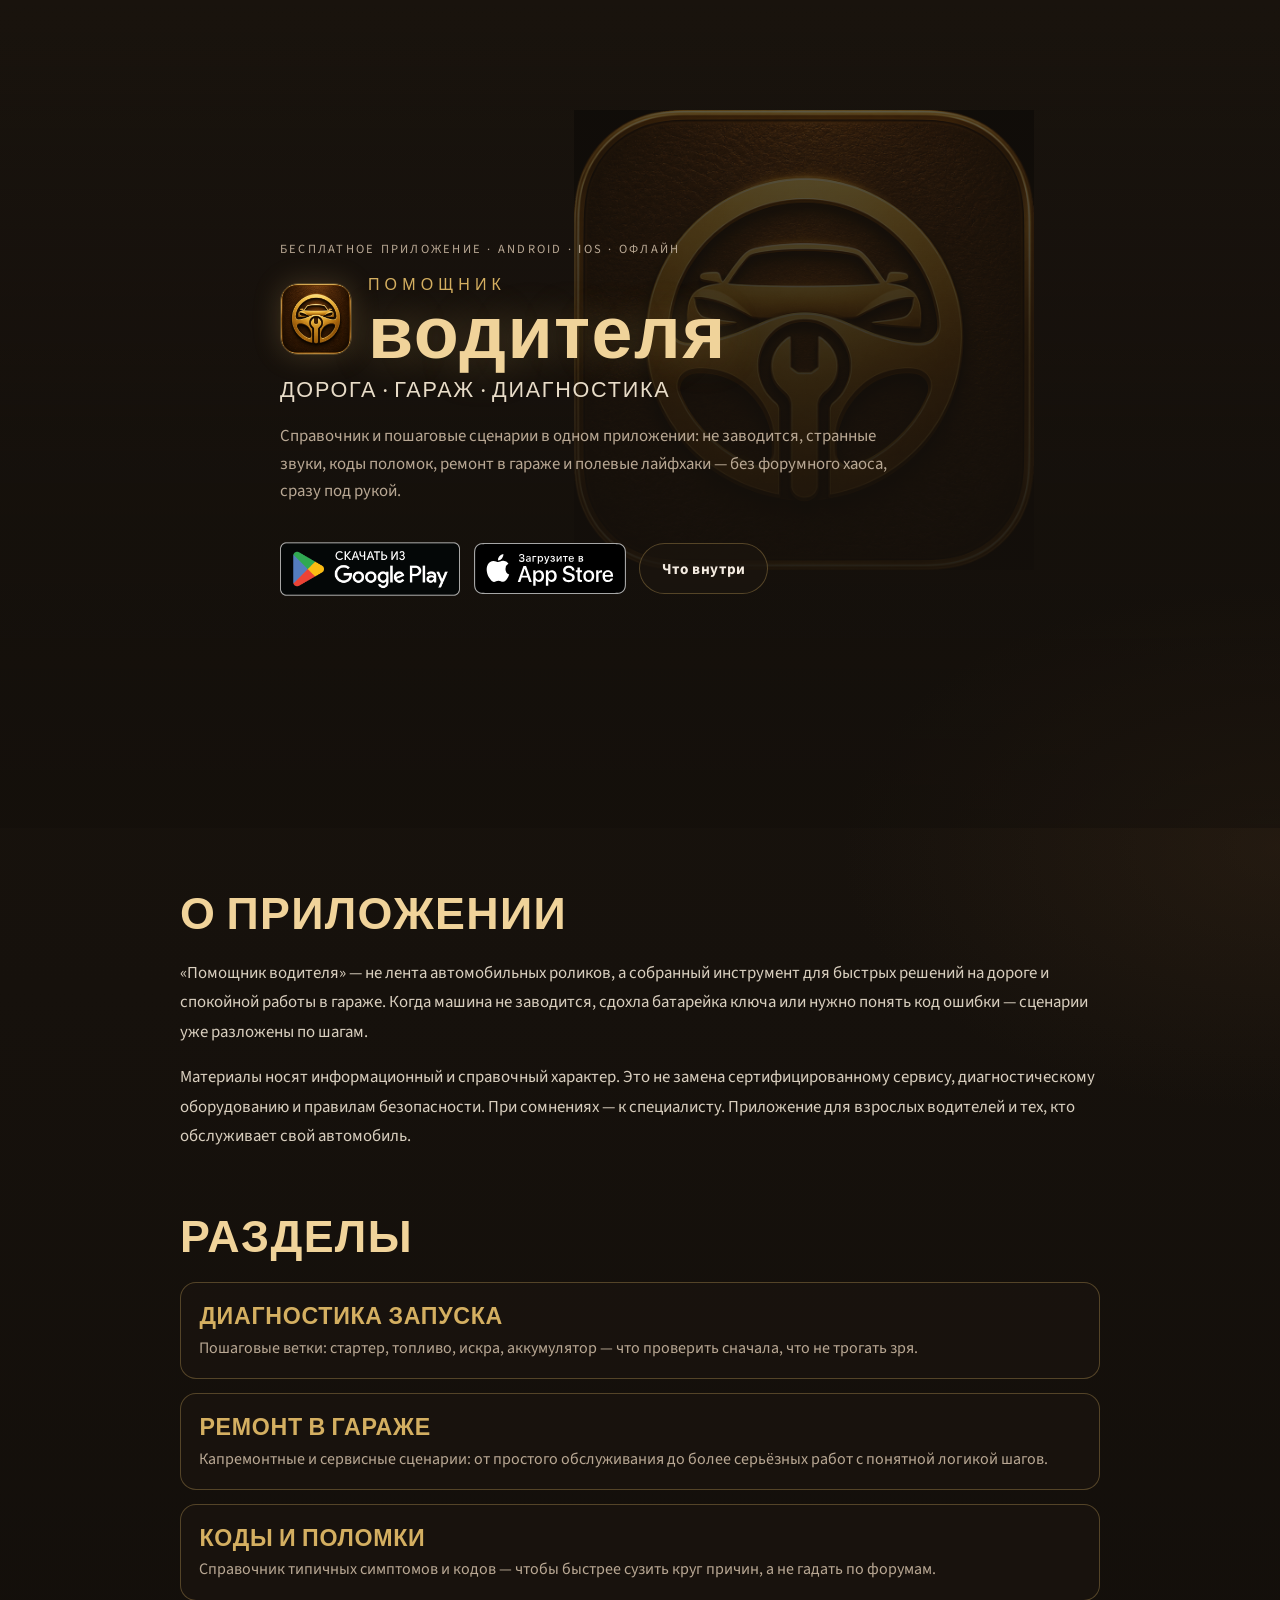
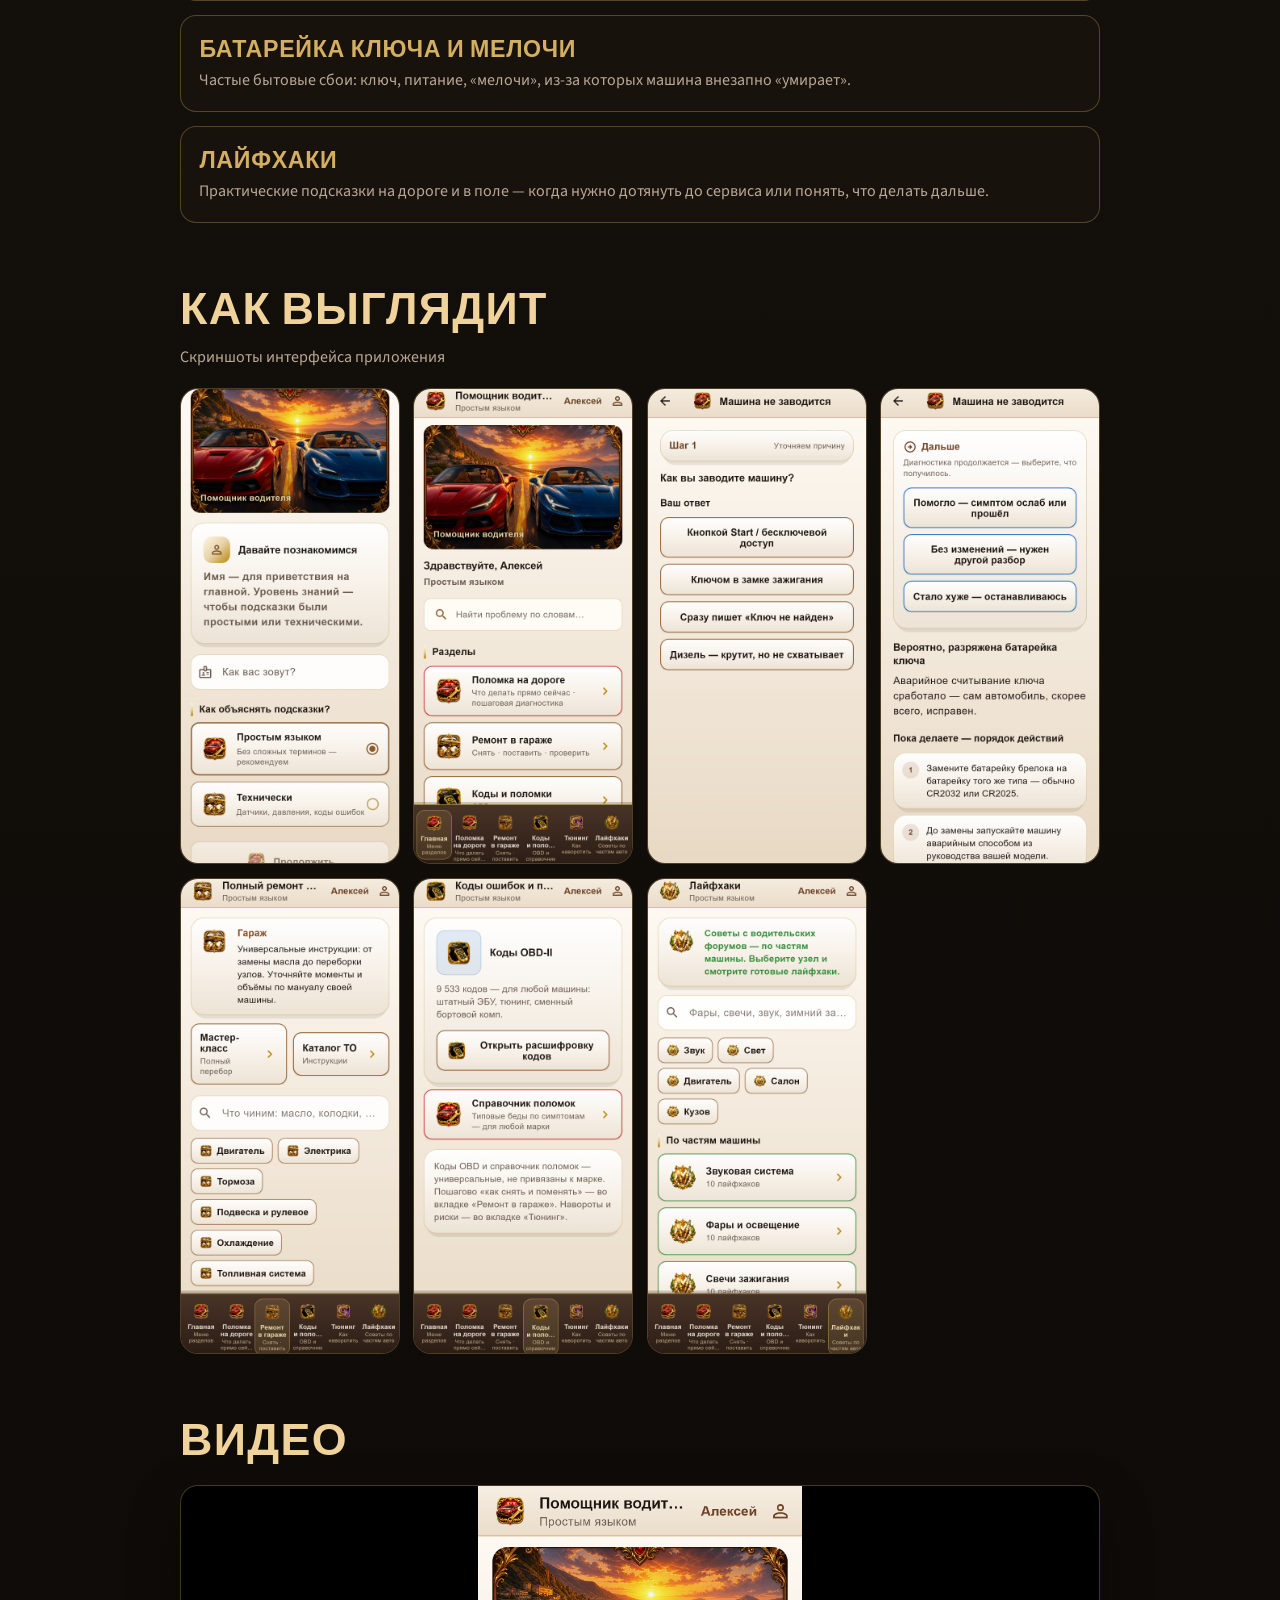
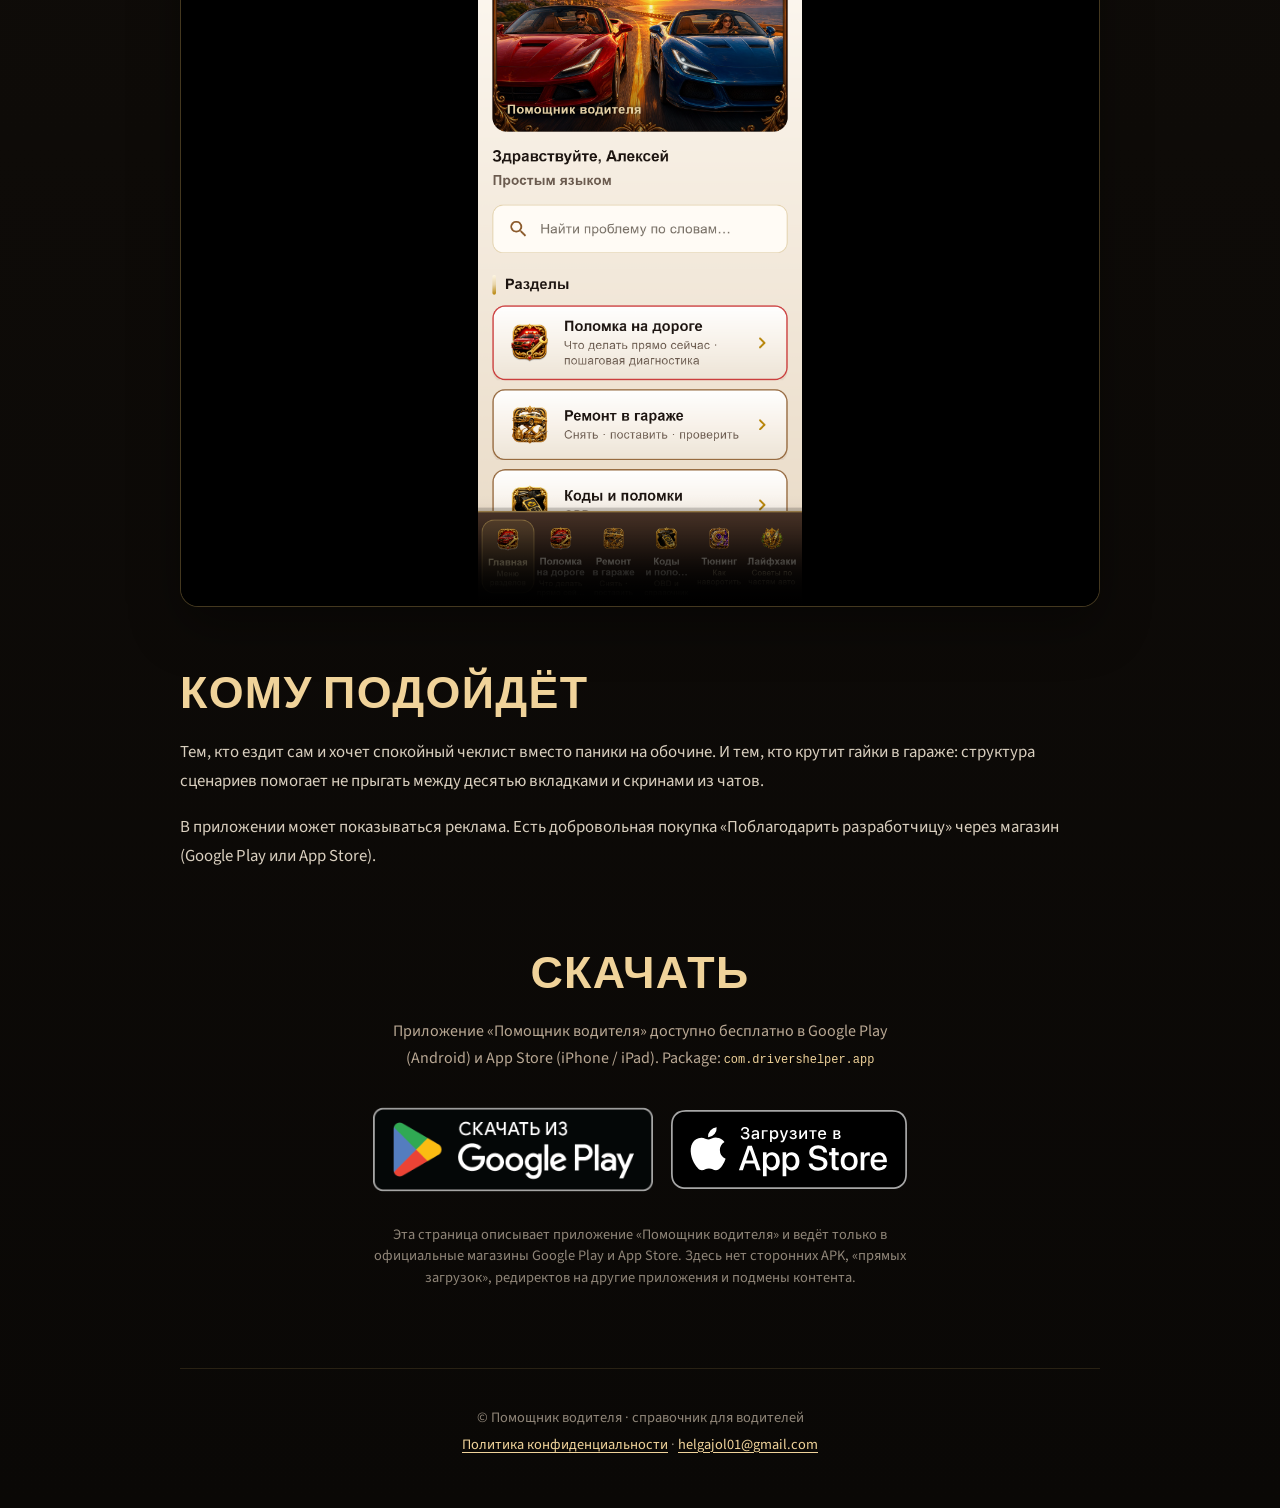
<file: index.html>
﻿<!DOCTYPE html>
<html lang="ru">
<head>
  <meta charset="UTF-8" />
  <meta name="viewport" content="width=device-width, initial-scale=1" />
  <title>Помощник водителя — диагностика на дороге и ремонт в гараже</title>
  <meta name="description" content="«Помощник водителя» — офлайн-справочник: полевая диагностика, ремонт в гараже, коды поломок и лайфхаки. Бесплатно в Google Play и App Store." />
  <meta property="og:title" content="Помощник водителя" />
  <meta property="og:description" content="Диагностика запуска, гаражный ремонт, коды и поломки — справочник под рукой, без интернета." />
  <meta property="og:image" content="assets/icon.png" />
  <meta property="og:type" content="website" />
  <meta property="og:url" content="https://olgamentalmagic.github.io/driverhelper/" />
  <link rel="canonical" href="https://olgamentalmagic.github.io/driverhelper/" />
  <link rel="icon" type="image/png" href="assets/icon.png" />
  <link rel="preconnect" href="https://fonts.googleapis.com" />
  <link rel="preconnect" href="https://fonts.gstatic.com" crossorigin />
  <link href="https://fonts.googleapis.com/css2?family=Barlow+Condensed:wght@500;600;700&family=Source+Sans+3:ital,wght@0,400;0,500;0,600;0,700;1,400&display=swap" rel="stylesheet" />
  <link rel="stylesheet" href="styles.css" />
</head>
<body>
  <header class="hero">
    <div class="hero__veil"></div>
    <div class="hero__inner">
      <p class="eyebrow">Бесплатное приложение · Android · iOS · офлайн</p>
      <div class="brand">
        <img class="brand__icon" src="assets/icon.png" width="88" height="88" alt="Иконка приложения Помощник водителя" />
        <div>
          <p class="brand__small">ПОМОЩНИК</p>
          <h1>водителя</h1>
        </div>
      </div>
      <p class="tagline">Дорога · Гараж · Диагностика</p>
      <p class="lead">
        Справочник и пошаговые сценарии в одном приложении: не заводится,
        странные звуки, коды поломок, ремонт в гараже и полевые лайфхаки —
        без форумного хаоса, сразу под рукой.
      </p>
      <div class="cta-row cta-row--stores">
        <a
          class="btn-store"
          href="https://play.google.com/store/apps/details?id=com.drivershelper.app"
          rel="noopener noreferrer"
          target="_blank"
        >
          <img
            class="btn-store__badge btn-store__badge--play"
            src="assets/google-play-badge.png"
            alt="Доступно в Google Play"
            width="180"
            height="70"
          />
        </a>
        <a
          class="btn-store"
          href="https://apps.apple.com/ru/app/drivers-helper/id6833700875"
          rel="noopener noreferrer"
          target="_blank"
        >
          <img
            class="btn-store__badge btn-store__badge--apple"
            src="assets/app-store-badge.svg"
            alt="Загрузите в App Store"
            width="168"
            height="56"
          />
        </a>
        <a class="btn btn--ghost" href="#about">Что внутри</a>
      </div>
    </div>
  </header>

  <main>
    <section id="about" class="section">
      <h2>О приложении</h2>
      <div class="prose">
        <p>
          «Помощник водителя» — не лента автомобильных роликов, а собранный
          инструмент для быстрых решений на дороге и спокойной работы в гараже.
          Когда машина не заводится, сдохла батарейка ключа или нужно понять
          код ошибки — сценарии уже разложены по шагам.
        </p>
        <p>
          Материалы носят информационный и справочный характер. Это не замена
          сертифицированному сервису, диагностическому оборудованию и правилам
          безопасности. При сомнениях — к специалисту. Приложение для взрослых
          водителей и тех, кто обслуживает свой автомобиль.
        </p>
      </div>
    </section>

    <section class="section section--tight">
      <h2>Разделы</h2>
      <ul class="features">
        <li>
          <strong>Диагностика запуска</strong>
          <span>Пошаговые ветки: стартер, топливо, искра, аккумулятор — что проверить сначала, что не трогать зря.</span>
        </li>
        <li>
          <strong>Ремонт в гараже</strong>
          <span>Капремонтные и сервисные сценарии: от простого обслуживания до более серьёзных работ с понятной логикой шагов.</span>
        </li>
        <li>
          <strong>Коды и поломки</strong>
          <span>Справочник типичных симптомов и кодов — чтобы быстрее сузить круг причин, а не гадать по форумам.</span>
        </li>
        <li>
          <strong>Батарейка ключа и мелочи</strong>
          <span>Частые бытовые сбои: ключ, питание, «мелочи», из‑за которых машина внезапно «умирает».</span>
        </li>
        <li>
          <strong>Лайфхаки</strong>
          <span>Практические подсказки на дороге и в поле — когда нужно дотянуть до сервиса или понять, что делать дальше.</span>
        </li>
      </ul>
    </section>

    <section class="section">
      <h2>Как выглядит</h2>
      <p class="section__hint">Скриншоты интерфейса приложения</p>
      <div class="shots" aria-label="Скриншоты">
        <img src="assets/screen_1.png" alt="Экран знакомства с приложением" loading="lazy" />
        <img src="assets/screen_2.png" alt="Главный экран Помощник водителя" loading="lazy" />
        <img src="assets/screen_3.png" alt="Диагностика запуска" loading="lazy" />
        <img src="assets/screen_4.png" alt="Батарейка ключа" loading="lazy" />
        <img src="assets/screen_5.png" alt="Ремонт в гараже" loading="lazy" />
        <img src="assets/screen_6.png" alt="Коды и поломки" loading="lazy" />
        <img src="assets/screen_7.png" alt="Лайфхаки" loading="lazy" />
      </div>
    </section>

    <section class="section">
      <h2>Видео</h2>
      <div class="video-wrap">
        <video controls playsinline preload="metadata" poster="assets/screen_2.png">
          <source src="assets/promo.mp4" type="video/mp4" />
          Ваш браузер не воспроизводит видео.
        </video>
      </div>
    </section>

    <section class="section">
      <h2>Кому подойдёт</h2>
      <div class="prose">
        <p>
          Тем, кто ездит сам и хочет спокойный чеклист вместо паники на обочине.
          И тем, кто крутит гайки в гараже: структура сценариев помогает не
          прыгать между десятью вкладками и скринами из чатов.
        </p>
        <p>
          В приложении может показываться реклама. Есть добровольная покупка
          «Поблагодарить разработчицу» через магазин (Google Play или App Store).
        </p>
      </div>
    </section>

    <section id="download" class="section download">
      <h2>Скачать</h2>
      <p class="download__text">
        Приложение «Помощник водителя» доступно бесплатно в Google Play (Android)
        и App Store (iPhone / iPad). Package: <code>com.drivershelper.app</code>
      </p>
      <div class="download__stores">
        <a
          class="btn-store btn-store--lg"
          href="https://play.google.com/store/apps/details?id=com.drivershelper.app"
          rel="noopener noreferrer"
          target="_blank"
        >
          <img
            class="btn-store__badge btn-store__badge--play"
            src="assets/google-play-badge.png"
            alt="Доступно в Google Play"
            width="280"
            height="109"
          />
        </a>
        <a
          class="btn-store btn-store--lg"
          href="https://apps.apple.com/ru/app/drivers-helper/id6833700875"
          rel="noopener noreferrer"
          target="_blank"
        >
          <img
            class="btn-store__badge btn-store__badge--apple"
            src="assets/app-store-badge.svg"
            alt="Загрузите в App Store"
            width="250"
            height="83"
          />
        </a>
      </div>
      <p class="download__note">
        Эта страница описывает приложение «Помощник водителя» и ведёт только в
        официальные магазины Google Play и App Store. Здесь нет сторонних APK,
        «прямых загрузок», редиректов на другие приложения и подмены контента.
      </p>
    </section>
  </main>

  <footer class="footer">
    <p>© Помощник водителя · справочник для водителей</p>
    <p>
      <a href="privacy.html">Политика конфиденциальности</a>
      ·
      <a href="mailto:helgajol01@gmail.com">helgajol01@gmail.com</a>
    </p>
  </footer>
</body>
</html>
</file>
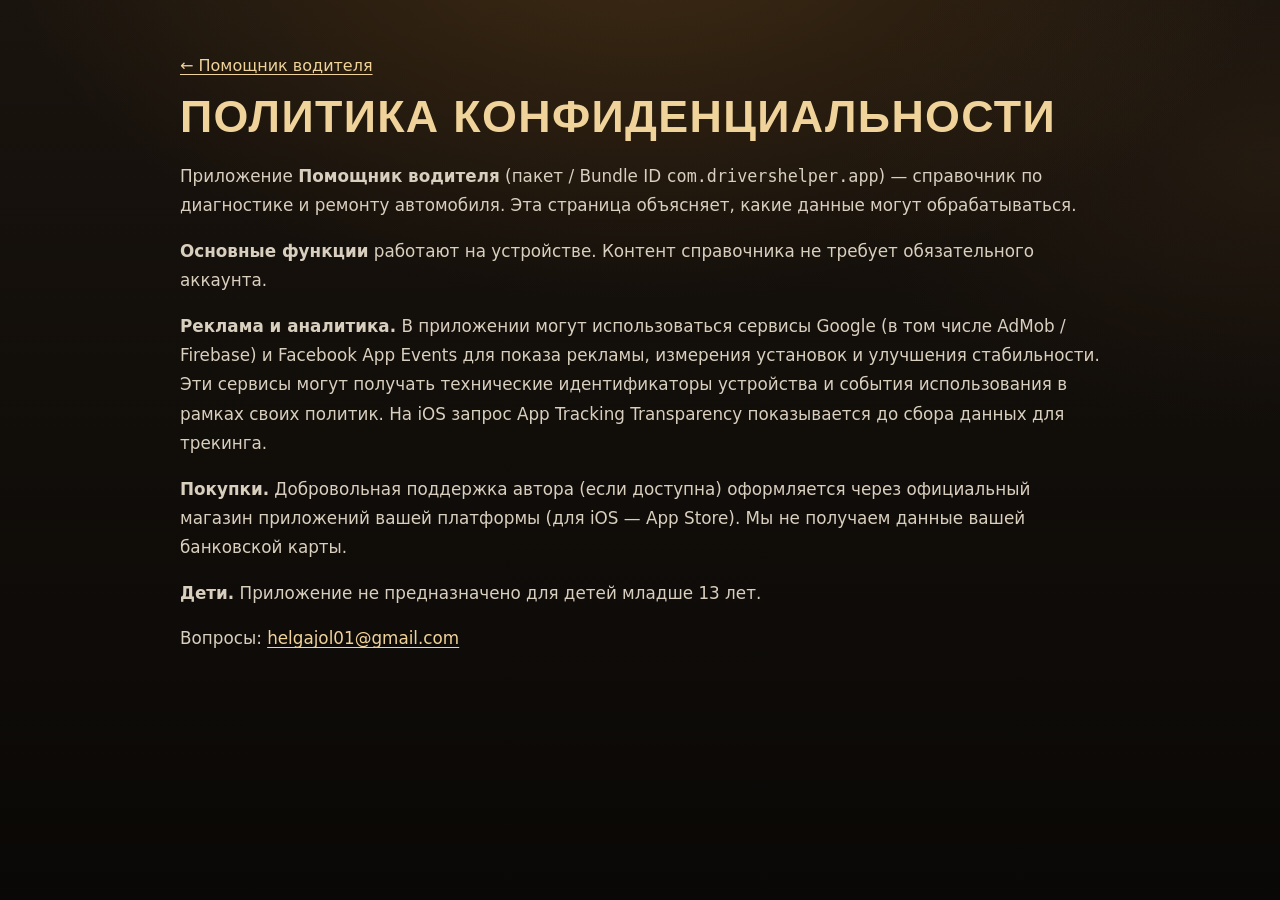
<file: privacy.html>
﻿<!DOCTYPE html>
<html lang="ru">
<head>
  <meta charset="UTF-8" />
  <meta name="viewport" content="width=device-width, initial-scale=1" />
  <title>Политика конфиденциальности — Помощник водителя</title>
  <meta name="description" content="Политика конфиденциальности приложения «Помощник водителя» (com.drivershelper.app)." />
  <link rel="icon" type="image/png" href="assets/icon.png" />
  <link rel="stylesheet" href="styles.css" />
</head>
<body>
  <main class="section" style="padding-top: 2.5rem; padding-bottom: 3rem;">
    <p><a href="index.html">← Помощник водителя</a></p>
    <h2>Политика конфиденциальности</h2>
    <div class="prose">
      <p>
        Приложение <strong>Помощник водителя</strong> (пакет / Bundle ID
        <code>com.drivershelper.app</code>) — справочник по диагностике и
        ремонту автомобиля. Эта страница объясняет, какие данные могут
        обрабатываться.
      </p>
      <p>
        <strong>Основные функции</strong> работают на устройстве. Контент
        справочника не требует обязательного аккаунта.
      </p>
      <p>
        <strong>Реклама и аналитика.</strong> В приложении могут использоваться
        сервисы Google (в том числе AdMob / Firebase) и Facebook App Events
        для показа рекламы, измерения установок и улучшения стабильности.
        Эти сервисы могут получать технические идентификаторы устройства и
        события использования в рамках своих политик. На iOS запрос
        App Tracking Transparency показывается до сбора данных для трекинга.
      </p>
      <p>
        <strong>Покупки.</strong> Добровольная поддержка автора (если доступна)
        оформляется через официальный магазин приложений вашей платформы
        (для iOS — App Store). Мы не получаем данные вашей банковской карты.
      </p>
      <p>
        <strong>Дети.</strong> Приложение не предназначено для детей младше 13 лет.
      </p>
      <p>
        Вопросы: <a href="mailto:helgajol01@gmail.com">helgajol01@gmail.com</a>
      </p>
    </div>
  </main>
</body>
</html>
</file>
<file: styles.css>
:root {
  --bg: #120e0a;
  --bg-2: #1c1610;
  --ink: #f4ebe0;
  --muted: #b9a894;
  --gold: #d4af61;
  --gold-2: #f0d39a;
  --line: rgba(212, 175, 97, 0.32);
  --glow: rgba(212, 175, 97, 0.22);
  --font-display: "Barlow Condensed", "Arial Narrow", sans-serif;
  --font-body: "Source Sans 3", system-ui, sans-serif;
}

*,
*::before,
*::after {
  box-sizing: border-box;
}

html {
  scroll-behavior: smooth;
}

body {
  margin: 0;
  color: var(--ink);
  font-family: var(--font-body);
  background:
    radial-gradient(1100px 640px at 50% -8%, rgba(120, 78, 28, 0.38), transparent 58%),
    radial-gradient(800px 480px at 100% 18%, rgba(60, 42, 24, 0.35), transparent 55%),
    linear-gradient(180deg, #1a140e 0%, var(--bg) 42%, #0a0806 100%);
  min-height: 100vh;
}

img,
video {
  max-width: 100%;
  display: block;
}

a {
  color: var(--gold-2);
  text-decoration-thickness: 1px;
  text-underline-offset: 0.2em;
}

.hero {
  position: relative;
  min-height: 92vh;
  display: grid;
  place-items: end stretch;
  padding: 2.5rem 1.25rem 3rem;
  overflow: hidden;
}

.hero__veil {
  position: absolute;
  inset: 0;
  background:
    linear-gradient(180deg, rgba(18, 14, 10, 0.2) 0%, rgba(18, 14, 10, 0.78) 55%, rgba(18, 14, 10, 0.97) 100%),
    url("assets/icon.png") center 18% / min(72vw, 420px) no-repeat;
  opacity: 0.58;
  filter: saturate(1.05);
  pointer-events: none;
}

.hero__inner {
  position: relative;
  z-index: 1;
  width: min(720px, 100%);
  margin: 0 auto;
}

.eyebrow {
  margin: 0 0 1rem;
  font-size: 0.78rem;
  letter-spacing: 0.18em;
  text-transform: uppercase;
  color: var(--muted);
}

.brand {
  display: flex;
  align-items: center;
  gap: 1rem;
  margin-bottom: 0.75rem;
}

.brand__icon {
  width: 72px;
  height: 72px;
  border-radius: 18px;
  border: 1px solid var(--line);
  box-shadow: 0 0 28px var(--glow);
}

.brand__small {
  margin: 0;
  font-family: var(--font-display);
  font-size: 1rem;
  letter-spacing: 0.32em;
  color: var(--gold);
}

.brand h1 {
  margin: 0.05rem 0 0;
  font-family: var(--font-display);
  font-weight: 700;
  font-size: clamp(2.6rem, 11vw, 4.6rem);
  line-height: 0.92;
  letter-spacing: 0.02em;
  text-transform: none;
  color: var(--gold-2);
  text-shadow: 0 0 40px rgba(212, 175, 97, 0.28);
}

.tagline {
  margin: 0 0 1.25rem;
  font-family: var(--font-display);
  font-weight: 500;
  font-size: 1.35rem;
  letter-spacing: 0.08em;
  text-transform: uppercase;
  color: #e8dcc8;
}

.lead {
  margin: 0 0 1.75rem;
  max-width: 38rem;
  font-size: 1.05rem;
  line-height: 1.65;
  color: var(--muted);
}

.cta-row {
  display: flex;
  flex-wrap: wrap;
  gap: 0.75rem;
  align-items: center;
}

.cta-row--stores {
  gap: 0.55rem 0.85rem;
}

.btn {
  display: inline-flex;
  align-items: center;
  justify-content: center;
  min-height: 48px;
  padding: 0.85rem 1.35rem;
  border-radius: 999px;
  border: 1px solid var(--line);
  font-weight: 700;
  font-size: 0.95rem;
  letter-spacing: 0.04em;
  text-decoration: none;
  transition: transform 0.15s ease, background 0.15s ease, box-shadow 0.15s ease;
}

.btn:hover {
  transform: translateY(-1px);
}

.btn--gold {
  color: #1a1208;
  background: linear-gradient(180deg, #f2d29a 0%, #c99a45 100%);
  border-color: transparent;
  box-shadow: 0 10px 30px rgba(201, 154, 69, 0.3);
}

.btn--ghost {
  color: var(--ink);
  background: rgba(28, 22, 16, 0.62);
}

.btn--lg {
  min-height: 56px;
  padding-inline: 1.8rem;
  font-size: 1.05rem;
}

.btn-store {
  display: inline-flex;
  align-items: center;
  line-height: 0;
  text-decoration: none;
  transition: transform 0.15s ease, opacity 0.15s ease, filter 0.15s ease;
}

.btn-store:hover {
  transform: translateY(-1px);
  opacity: 0.92;
  filter: brightness(1.06);
}

.btn-store__badge {
  display: block;
  height: auto;
}

.btn-store__badge--play {
  width: 180px;
}

.btn-store__badge--apple {
  width: 152px;
}

.btn-store--lg .btn-store__badge--play {
  width: min(280px, 78vw);
}

.btn-store--lg .btn-store__badge--apple {
  width: min(236px, 68vw);
}

.download__stores {
  display: flex;
  flex-wrap: wrap;
  justify-content: center;
  align-items: center;
  gap: 0.75rem 1.1rem;
}

.section {
  width: min(920px, calc(100% - 2.5rem));
  margin: 0 auto;
  padding: 3.5rem 0 0;
}

.section--tight {
  padding-top: 2.5rem;
}

.section h2 {
  margin: 0 0 1.25rem;
  font-family: var(--font-display);
  font-weight: 700;
  font-size: clamp(2rem, 5.5vw, 2.8rem);
  letter-spacing: 0.03em;
  text-transform: uppercase;
  color: var(--gold-2);
}

.section__hint {
  margin: -0.5rem 0 1.25rem;
  color: var(--muted);
}

.prose p {
  margin: 0 0 1rem;
  line-height: 1.75;
  color: #d9cfbf;
  font-size: 1.05rem;
}

.features {
  list-style: none;
  margin: 0;
  padding: 0;
  display: grid;
  gap: 0.9rem;
}

.features li {
  padding: 1.1rem 1.15rem;
  border: 1px solid var(--line);
  border-radius: 16px;
  background: rgba(28, 22, 16, 0.58);
}

.features strong {
  display: block;
  margin-bottom: 0.35rem;
  font-family: var(--font-display);
  font-size: 1.45rem;
  letter-spacing: 0.03em;
  text-transform: uppercase;
  color: var(--gold);
}

.features span {
  color: var(--muted);
  line-height: 1.55;
}

.shots {
  display: grid;
  grid-template-columns: repeat(auto-fill, minmax(150px, 1fr));
  gap: 0.85rem;
}

.shots img {
  width: 100%;
  border-radius: 18px;
  border: 1px solid var(--line);
  background: #0d0a07;
  aspect-ratio: 9 / 19.5;
  object-fit: cover;
}

.video-wrap {
  border-radius: 18px;
  overflow: hidden;
  border: 1px solid var(--line);
  background: #000;
  box-shadow: 0 20px 50px rgba(0, 0, 0, 0.35);
}

.video-wrap video {
  width: 100%;
  max-height: 80vh;
  margin: 0 auto;
}

.download {
  text-align: center;
  padding-bottom: 2rem;
}

.download__text {
  margin: 0 auto 1.5rem;
  max-width: 34rem;
  color: var(--muted);
  line-height: 1.65;
}

.download__text code {
  color: var(--gold-2);
  font-size: 0.92em;
}

.download__note {
  margin: 1.25rem auto 0;
  max-width: 34rem;
  font-size: 0.9rem;
  color: #8f8578;
  line-height: 1.5;
}

.footer {
  width: min(920px, calc(100% - 2.5rem));
  margin: 3rem auto 0;
  padding: 2rem 0 3rem;
  border-top: 1px solid rgba(212, 175, 97, 0.15);
  color: #8f8578;
  font-size: 0.9rem;
  text-align: center;
}

.footer p {
  margin: 0.35rem 0;
}

@media (min-width: 760px) {
  .hero {
    place-items: center;
    padding-top: 4rem;
  }

  .hero__veil {
    background-position: 70% 30%;
    background-size: min(38vw, 460px);
    opacity: 0.45;
  }

  .shots {
    grid-template-columns: repeat(4, 1fr);
  }
}
</file>
